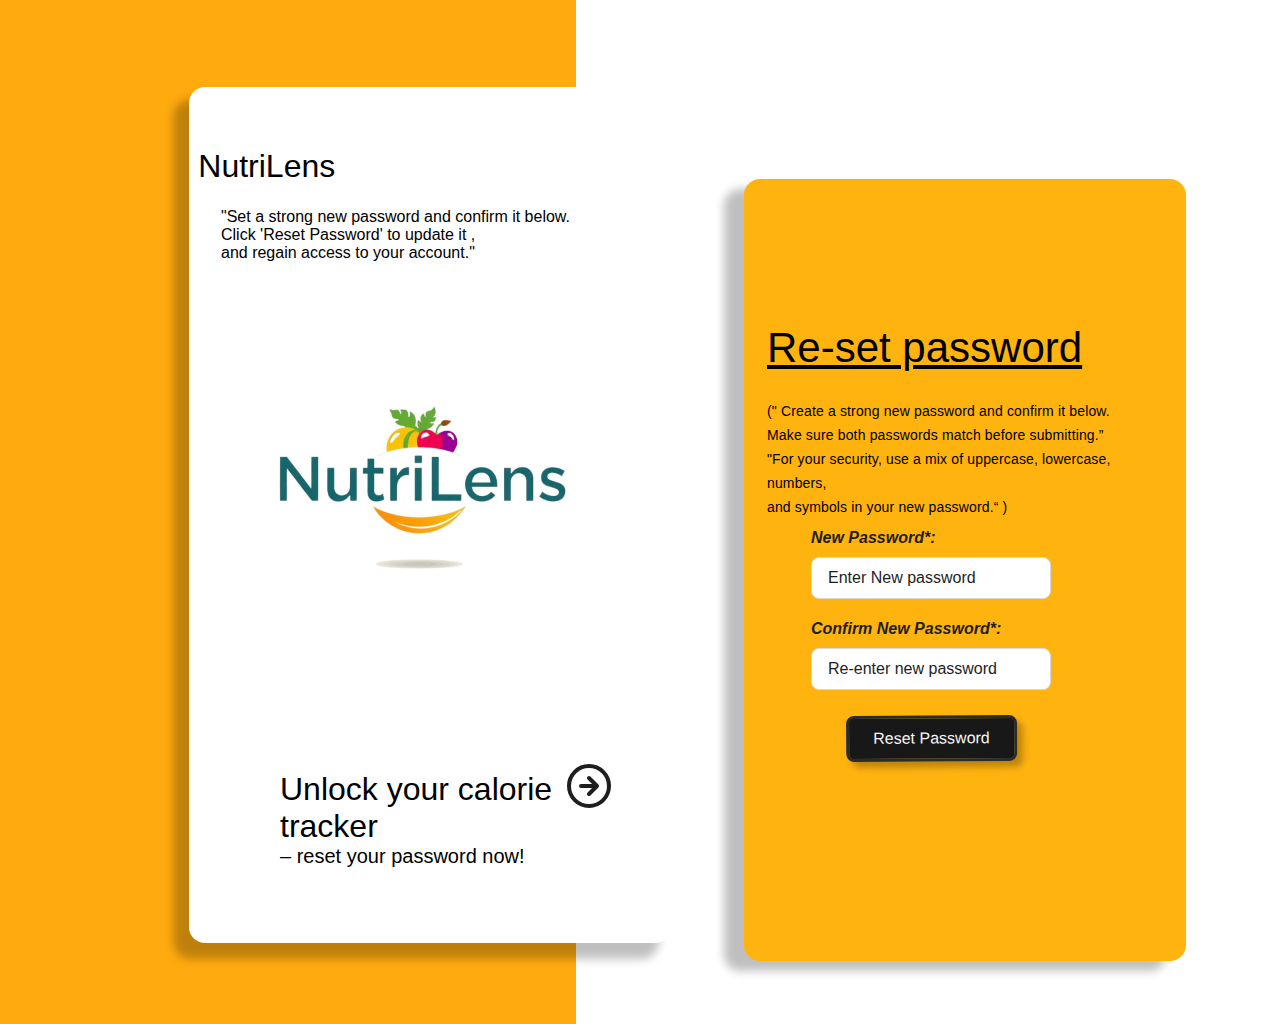
<file: Reset Password page/index.html>
<!DOCTYPE html>
<html lang="en">
<head>
  <meta charset="UTF-8">
  <meta http-equiv="X-UA-Compatible" content="IE=edge">
  <meta name="viewport" content="width=device-width, initial-scale=1.0">
  <link rel="stylesheet" href="./vars.css">
  <link rel="stylesheet" href="./style.css">
  
  
  <style>
   a,
   button,
   input,
   select,
   h1,
   h2,
   h3,
   h4,
   h5,
   * {
       box-sizing: border-box;
       margin: 0;
       padding: 0;
       border: none;
       text-decoration: none;
       background: none;
   
       -webkit-font-smoothing: antialiased;
   }
   
   menu, ol, ul {
       list-style-type: none;
       margin: 0;
       padding: 0;
   }
   </style>
  <title>Document</title>
</head>
<body>
  <div class="frame-1">
    <div class="rectangle-1"></div>
    <div class="rectangle-2">
      <div class="rectangle-22"></div>
      <div class="unlock-your-calorie-track-reset-your-passsword-now">
        <span>
          <span class="unlock-your-calorie-track-reset-your-passsword-now-span">
            Unlock your calorie tracker
            <br />
          </span>
          <span class="unlock-your-calorie-track-reset-your-passsword-now-span2">
            – reset your password now!
          </span>
        </span>
      </div>
      <img class="arrow-right-circle" src="arrow-right-circle0.svg" />
      <img class="image-1-photoroom-1" src="image-1-photoroom-10.png" />
      <div
        class="if-you-want-to-recover-your-account-click-on-forgot-password-and-reset-your-password-to-regain-access"
      >
        &quot;Set a strong new password and confirm it below.
        <br />
        Click &#039;Reset Password&#039; to update it ,
        <br />
        and regain access to your account.&quot;
      </div>
    </div>
    <div class="nutri-lens">NutriLens</div>
    <div class="rectangle-3"></div>
    <div
      class="create-a-strong-new-password-and-confirm-it-below-make-sure-both-passwords-match-before-submitting-for-your-security-use-a-mix-of-uppercase-lowercase-numbers-and-symbols-in-your-new-password"
    >
      <span>
        <span
          class="create-a-strong-new-password-and-confirm-it-below-make-sure-both-passwords-match-before-submitting-for-your-security-use-a-mix-of-uppercase-lowercase-numbers-and-symbols-in-your-new-password-span"
        >
          (&quot;
        </span>
        <span
          class="create-a-strong-new-password-and-confirm-it-below-make-sure-both-passwords-match-before-submitting-for-your-security-use-a-mix-of-uppercase-lowercase-numbers-and-symbols-in-your-new-password-span2"
        >
          Create a strong new password and confirm it below.
          <br />
          Make sure both passwords match before submitting.”
          <br />
          &quot;For your security, use a mix of uppercase, lowercase, numbers,
          <br />
          and symbols in your new password.“
        </span>
        <span
          class="create-a-strong-new-password-and-confirm-it-below-make-sure-both-passwords-match-before-submitting-for-your-security-use-a-mix-of-uppercase-lowercase-numbers-and-symbols-in-your-new-password-span3"
        >
          )
        </span>
      </span>
    </div>
    <div class="re-set-password">Re-set password</div>
    <div class="input-field">
      <div class="label">New Password*:</div>
      <div class="input">
        <div class="value">Enter New password</div>
      </div>
    </div>
    <div class="button">
      <div class="button2">Reset Password</div>
    </div>
    <div class="input-field2">
      <div class="label">Confirm New Password*:</div>
      <div class="input">
        <div class="value">Re-enter new password</div>
      </div>
    </div>
  </div>
  
</body>
</html>
</file>
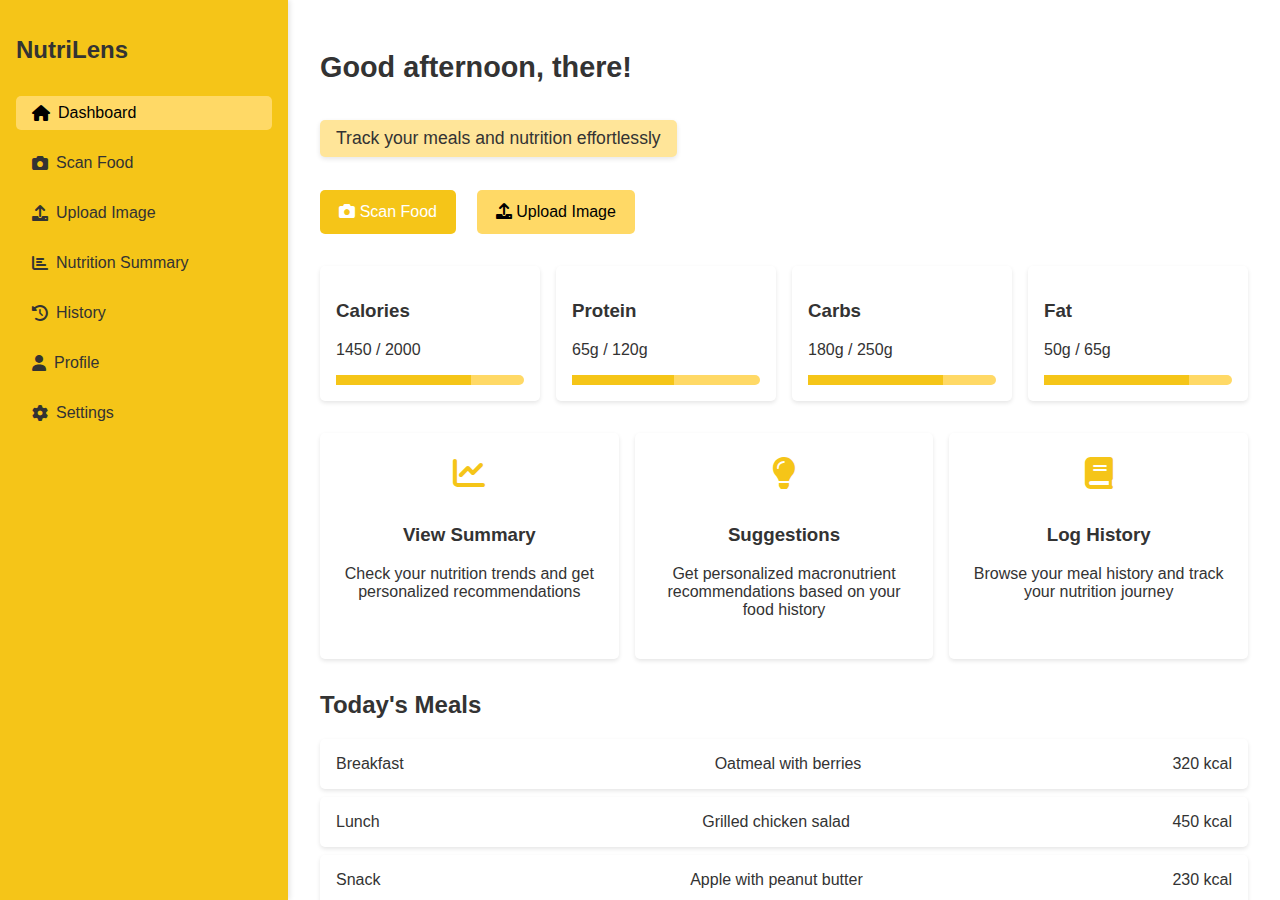
<file: dashboard/dashboard.html>
<!DOCTYPE html>
<html lang="en">
<head>
  <meta charset="UTF-8">
  <meta name="viewport" content="width=device-width, initial-scale=1.0">
  <title>NutriLens Dashboard</title>
  <link rel="stylesheet" href="dashboard.css">
  <link href="https://cdnjs.cloudflare.com/ajax/libs/font-awesome/6.0.0-beta3/css/all.min.css" rel="stylesheet">
</head>
<body>
  <div class="dashboard-container">
    <!-- Sidebar -->
    <aside class="sidebar">
      <h2 class="sidebar-title">NutriLens</h2>
      <nav class="sidebar-nav">
        <ul>
          <li><a href="#" class="active"><i class="fas fa-home"></i> Dashboard</a></li>
          <li><a href="#"><i class="fas fa-camera"></i> Scan Food</a></li>
          <li><a href="#"><i class="fas fa-upload"></i> Upload Image</a></li>
          <li><a href="#"><i class="fas fa-chart-bar"></i> Nutrition Summary</a></li>
          <li><a href="#"><i class="fas fa-history"></i> History</a></li>
          <li><a href="#"><i class="fas fa-user"></i> Profile</a></li>
          <li><a href="#"><i class="fas fa-cog"></i> Settings</a></li>
        </ul>
      </nav>
    </aside>

    <!-- Main Content -->
    <main class="main-content">
      <header class="header">
        <h1>Good afternoon, there!</h1>
        <p class="tagline">Track your meals and nutrition effortlessly</p>
        <div class="header-actions">
          <button class="btn btn-primary" id="scanFoodBtn"><i class="fas fa-camera"></i> Scan Food</button>
          <button class="btn btn-secondary" id="uploadImageBtn"><i class="fas fa-upload"></i> Upload Image</button>
        </div>
      </header>

      <!-- Progress Bars -->
      <section class="progress-section">
        <div class="progress-card">
          <h3>Calories</h3>
          <p>1450 / 2000</p>
          <div class="progress-bar">
            <div class="progress" style="width: 72%;"></div>
          </div>
        </div>
        <div class="progress-card">
          <h3>Protein</h3>
          <p>65g / 120g</p>
          <div class="progress-bar">
            <div class="progress" style="width: 54%;"></div>
          </div>
        </div>
        <div class="progress-card">
          <h3>Carbs</h3>
          <p>180g / 250g</p>
          <div class="progress-bar">
            <div class="progress" style="width: 72%;"></div>
          </div>
        </div>
        <div class="progress-card">
          <h3>Fat</h3>
          <p>50g / 65g</p>
          <div class="progress-bar">
            <div class="progress" style="width: 77%;"></div>
          </div>
        </div>
      </section>

      <!-- Action Cards -->
      <section class="action-cards">
        <div class="action-card">
          <i class="fas fa-chart-line"></i>
          <h3>View Summary</h3>
          <p>Check your nutrition trends and get personalized recommendations</p>
        </div>
        <div class="action-card">
          <i class="fas fa-lightbulb"></i>
          <h3>Suggestions</h3>
          <p>Get personalized macronutrient recommendations based on your food history</p>
        </div>
        <div class="action-card">
          <i class="fas fa-book"></i>
          <h3>Log History</h3>
          <p>Browse your meal history and track your nutrition journey</p>
        </div>
      </section>

      <!-- Today's Meals -->
      <section class="meals-section">
        <h2>Today's Meals</h2>
        <ul class="meals-list">
          <li>
            <span class="meal-name">Breakfast</span>
            <span class="meal-desc">Oatmeal with berries</span>
            <span class="meal-calories">320 kcal</span>
          </li>
          <li>
            <span class="meal-name">Lunch</span>
            <span class="meal-desc">Grilled chicken salad</span>
            <span class="meal-calories">450 kcal</span>
          </li>
          <li>
            <span class="meal-name">Snack</span>
            <span class="meal-desc">Apple with peanut butter</span>
            <span class="meal-calories">230 kcal</span>
          </li>
        </ul>
      </section>
    </main>
  </div>

  <script src="dashboard.js"></script>
</body>
</html>
</file>
<file: Reset Password page/vars.css>
/* Figma Styles of your File */
:root {
  /* Colors */
  /* Fonts */
  /* Effects */
}
</file>
<file: Reset Password page/style.css>
.frame-1,
.frame-1 * {
  box-sizing: border-box;
}
.frame-1 {
  background: #ffffff;
  height: 1024px;
  position: relative;
  overflow: hidden;
}
.rectangle-1 {
  background: #ffab0f;
  width: 576px;
  height: 1024px;
  position: absolute;
  left: 0px;
  top: 0px;
}
.rectangle-2 {
  border-radius: var(--var-sds-size-radius-full, 9999px);
  width: 477px;
  height: 856px;
  position: absolute;
  left: 201px;
  top: 225px;
}
.rectangle-22 {
  background: #ffffff;
  border-radius: var(--var-sds-size-radius-400, 16px);
  width: 101.01%;
  height: 100%;
  position: absolute;
  right: 1.51%;
  left: -2.52%;
  bottom: 16.17%;
  top: -16.17%;
  box-shadow: -14px 14px 10px 2px rgba(0, 0, 0, 0.25);
}
.unlock-your-calorie-track-reset-your-passsword-now {
  color: #000000;
  text-align: left;
  position: absolute;
  left: 79px;
  top: 546px;
  width: 299px;
  height: 130px;
}
.unlock-your-calorie-track-reset-your-passsword-now-span {
  color: #000000;
  font-family: "Katibeh-Regular", sans-serif;
  font-size: 32px;
  font-weight: 400;
}
.unlock-your-calorie-track-reset-your-passsword-now-span2 {
  color: #000000;
  font-family: "Krub-Regular", sans-serif;
  font-size: 20px;
  font-weight: 400;
}
.arrow-right-circle {
  width: 48px;
  height: 48px;
  position: absolute;
  left: 364px;
  top: 537px;
  overflow: visible;
}
.image-1-photoroom-1 {
  width: 426px;
  height: 426px;
  position: absolute;
  left: 8px;
  top: 41px;
  object-fit: cover;
  aspect-ratio: 1;
}
.if-you-want-to-recover-your-account-click-on-forgot-password-and-reset-your-password-to-regain-access {
  color: #000000;
  text-align: left;
  font-family: "Jost-Regular", sans-serif;
  font-size: 16px;
  font-weight: 400;
  position: absolute;
  left: 20px;
  top: -17px;
}
.nutri-lens {
  color: #000000;
  text-align: left;
  font-family: "IrishGrover-Regular", sans-serif;
  font-size: 32px;
  font-weight: 400;
  position: absolute;
  right: 64.65%;
  left: 15.49%;
  width: 19.86%;
  bottom: 80.86%;
  top: 14.45%;
  height: 4.69%;
}
.rectangle-3 {
  background: #ffb30f;
  border-radius: var(--var-sds-size-radius-400, 16px);
  width: 442px;
  height: 782px;
  position: absolute;
  left: 744px;
  top: 179px;
  box-shadow: -20px 10px 10px 0px rgba(0, 0, 0, 0.25);
}
.create-a-strong-new-password-and-confirm-it-below-make-sure-both-passwords-match-before-submitting-for-your-security-use-a-mix-of-uppercase-lowercase-numbers-and-symbols-in-your-new-password {
  color: #000000;
  text-align: left;
  font-family: var(--title-medium-font, "-", sans-serif);
  font-size: 14px;
  line-height: var(--title-medium-line-height, 24px);
  letter-spacing: var(--title-medium-tracking, 0.15px);
  font-weight: 400;
  position: absolute;
  left: 767px;
  top: 399px;
  width: 388px;
  height: 96px;
}
.create-a-strong-new-password-and-confirm-it-below-make-sure-both-passwords-match-before-submitting-for-your-security-use-a-mix-of-uppercase-lowercase-numbers-and-symbols-in-your-new-password-span {
  color: #000000;
  font-family: "Roboto-Medium", sans-serif;
  font-size: 14px;
  line-height: 24px;
  letter-spacing: 0.15px;
  font-weight: 500;
}
.create-a-strong-new-password-and-confirm-it-below-make-sure-both-passwords-match-before-submitting-for-your-security-use-a-mix-of-uppercase-lowercase-numbers-and-symbols-in-your-new-password-span2 {
  color: #000000;
  font-family: "Ruwudu-Medium", sans-serif;
  font-size: 14px;
  line-height: 24px;
  letter-spacing: 0.15px;
  font-weight: 500;
}
.create-a-strong-new-password-and-confirm-it-below-make-sure-both-passwords-match-before-submitting-for-your-security-use-a-mix-of-uppercase-lowercase-numbers-and-symbols-in-your-new-password-span3 {
  color: #000000;
  font-family: "Roboto-Medium", sans-serif;
  font-size: 14px;
  line-height: 24px;
  letter-spacing: 0.15px;
  font-weight: 500;
}
.re-set-password {
  color: #000000;
  text-align: left;
  font-family: "JacquesFrancois-Regular", sans-serif;
  font-size: 42px;
  font-weight: 400;
  text-decoration: underline;
  position: absolute;
  left: 767px;
  top: 324px;
  width: 395px;
  height: 88px;
}
.input-field {
  display: flex;
  flex-direction: column;
  gap: var(--var-sds-size-space-200, 8px);
  align-items: flex-start;
  justify-content: flex-start;
  position: absolute;
  left: 811px;
  top: 527px;
}
.label {
  color: var(--var-sds-color-text-default-default, #1e1e1e);
  text-align: left;
  font-family: var(
    --var-sds-typography-body-font-family,
    "Inter-BoldItalic",
    sans-serif
  );
  font-size: var(--var-sds-typography-body-size-medium, 16px);
  line-height: 140%;
  font-weight: 700;
  font-style: italic;
  position: relative;
  align-self: stretch;
}
.input {
  background: var(--var-sds-color-background-default-default, #ffffff);
  border-radius: var(--var-sds-size-radius-200, 8px);
  border-style: solid;
  border-color: var(--var-sds-color-border-default-default, #d9d9d9);
  border-width: 1px;
  padding: var(--var-sds-size-space-300, 12px)
    var(--var-sds-size-space-400, 16px) var(--var-sds-size-space-300, 12px)
    var(--var-sds-size-space-400, 16px);
  display: flex;
  flex-direction: row;
  gap: 0px;
  align-items: center;
  justify-content: flex-start;
  align-self: stretch;
  flex-shrink: 0;
  min-width: 240px;
  position: relative;
  overflow: hidden;
}
.value {
  color: var(--var-sds-color-text-default-default, #1e1e1e);
  text-align: left;
  font-family: var(
    --single-line-body-base-font-family,
    "Inter-Regular",
    sans-serif
  );
  font-size: var(--single-line-body-base-font-size, 16px);
  line-height: var(--single-line-body-base-line-height, 100%);
  font-weight: var(--single-line-body-base-font-weight, 400);
  position: relative;
  flex: 1;
}
.button {
  background: linear-gradient(to left, rgba(0, 0, 0, 0.2), rgba(0, 0, 0, 0.2)),
    linear-gradient(to left, #1e1e1e, #1e1e1e);
  border-radius: var(--var-sds-size-radius-200, 8px);
  border-style: solid;
  border-color: #2c2c2c;
  border-width: 3px;
  padding: var(--var-sds-size-space-300, 12px);
  display: flex;
  flex-direction: row;
  gap: var(--var-sds-size-space-200, 8px);
  align-items: center;
  justify-content: center;
  width: 170.73px;
  height: 45.59px;
  position: absolute;
  left: 846px;
  bottom: 262.4px;
  box-shadow: 6px 6px 6px 0px rgba(0, 0, 0, 0.25);
  transform-origin: 0 0;
  transform: rotate(-0.337deg) scale(1, 1);
  overflow: hidden;
}
.button2 {
  color: var(--var-sds-color-text-brand-on-brand, #f5f5f5);
  text-align: left;
  font-family: "AbyssinicaSil-Regular", sans-serif;
  font-size: var(--var-sds-typography-body-size-medium, 16px);
  line-height: 100%;
  font-weight: var(--var-sds-typography-body-font-weight-regular, 400);
  position: relative;
}
.input-field2 {
  display: flex;
  flex-direction: column;
  gap: var(--var-sds-size-space-200, 8px);
  align-items: flex-start;
  justify-content: flex-start;
  position: absolute;
  left: 811px;
  top: 618px;
}
</file>
<file: dashboard/dashboard.css>
/* General Styles */
body {
  margin: 0;
  font-family: Arial, sans-serif;
  background-color: #fff;
  color: #333;
}

.dashboard-container {
  display: flex;
  height: 100vh;
}

/* Sidebar */
.sidebar {
  width: 20%;
  background-color: #f5c518;
  padding: 1rem;
  box-shadow: 2px 0 5px rgba(0, 0, 0, 0.1);
}

.sidebar-title {
  font-size: 1.5rem;
  font-weight: bold;
  margin-bottom: 2rem;
  color: #333;
}

.sidebar-nav ul {
  list-style: none;
  padding: 0;
}

.sidebar-nav ul li {
  margin: 1rem 0;
}

.sidebar-nav ul li a {
  text-decoration: none;
  color: #333;
  display: flex;
  align-items: center;
  padding: 0.5rem 1rem;
  border-radius: 5px;
}

.sidebar-nav ul li a.active,
.sidebar-nav ul li a:hover {
  background-color: #ffd966;
  color: #000;
}

.sidebar-nav ul li a i {
  margin-right: 0.5rem;
}

/* Main Content */
.main-content {
  flex: 1;
  padding: 2rem;
  overflow-y: auto;
}

.header h1 {
  font-size: 1.8rem;
  color: #333;
}

.tagline {
  font-size: 1.1rem;
  color: #333;
  background-color: #ffe599;
  padding: 0.5rem 1rem;
  border-radius: 5px;
  display: inline-block;
  margin-top: 1rem;
  box-shadow: 0 2px 5px rgba(0, 0, 0, 0.1);
}

.header-actions {
  margin-top: 1rem;
}

.btn {
  padding: 0.8rem 1.2rem;
  font-size: 1rem;
  border: none;
  border-radius: 5px;
  cursor: pointer;
}

.btn-primary {
  background-color: #f5c518;
  color: white;
  margin-right: 1rem;
}

.btn-secondary {
  background-color: #ffd966;
  color: black;
}

.btn:hover {
  transform: translateY(-2px);
  box-shadow: 0 5px 15px rgba(0, 0, 0, 0.2);
  transition: 0.3s ease;
}

/* Progress Section */
.progress-section {
  display: flex;
  gap: 1rem;
  margin: 2rem 0;
}

.progress-card {
  flex: 1;
  background-color: #fff;
  padding: 1rem;
  border-radius: 5px;
  box-shadow: 0 2px 4px rgba(0, 0, 0, 0.1);
}

.progress-bar {
  background-color: #ffd966;
  height: 10px;
  border-radius: 5px;
  margin-top: 0.5rem;
}

.progress-bar .progress {
  background-color: #f5c518;
  height: 100%;
}

/* Action Cards */
.action-cards {
  display: flex;
  gap: 1rem;
}

.action-card {
  flex: 1;
  background-color: #fff;
  padding: 1.5rem;
  text-align: center;
  border-radius: 5px;
  box-shadow: 0 2px 4px rgba(0, 0, 0, 0.1);
}

.action-card:hover {
  transform: translateY(-5px);
  box-shadow: 0 8px 15px rgba(0, 0, 0, 0.2);
}

.action-card i {
  font-size: 2rem;
  color: #f5c518;
  margin-bottom: 1rem;
}

.action-card:hover i {
  color: #ffd966;
}

/* Meals Section */
.meals-section {
  margin-top: 2rem;
}

.meals-list {
  list-style: none;
  padding: 0;
}

.meals-list li {
  display: flex;
  justify-content: space-between;
  padding: 1rem;
  background-color: #fff;
  margin-bottom: 0.5rem;
  border-radius: 5px;
  box-shadow: 0 2px 4px rgba(0, 0, 0, 0.1);
}
</file>
